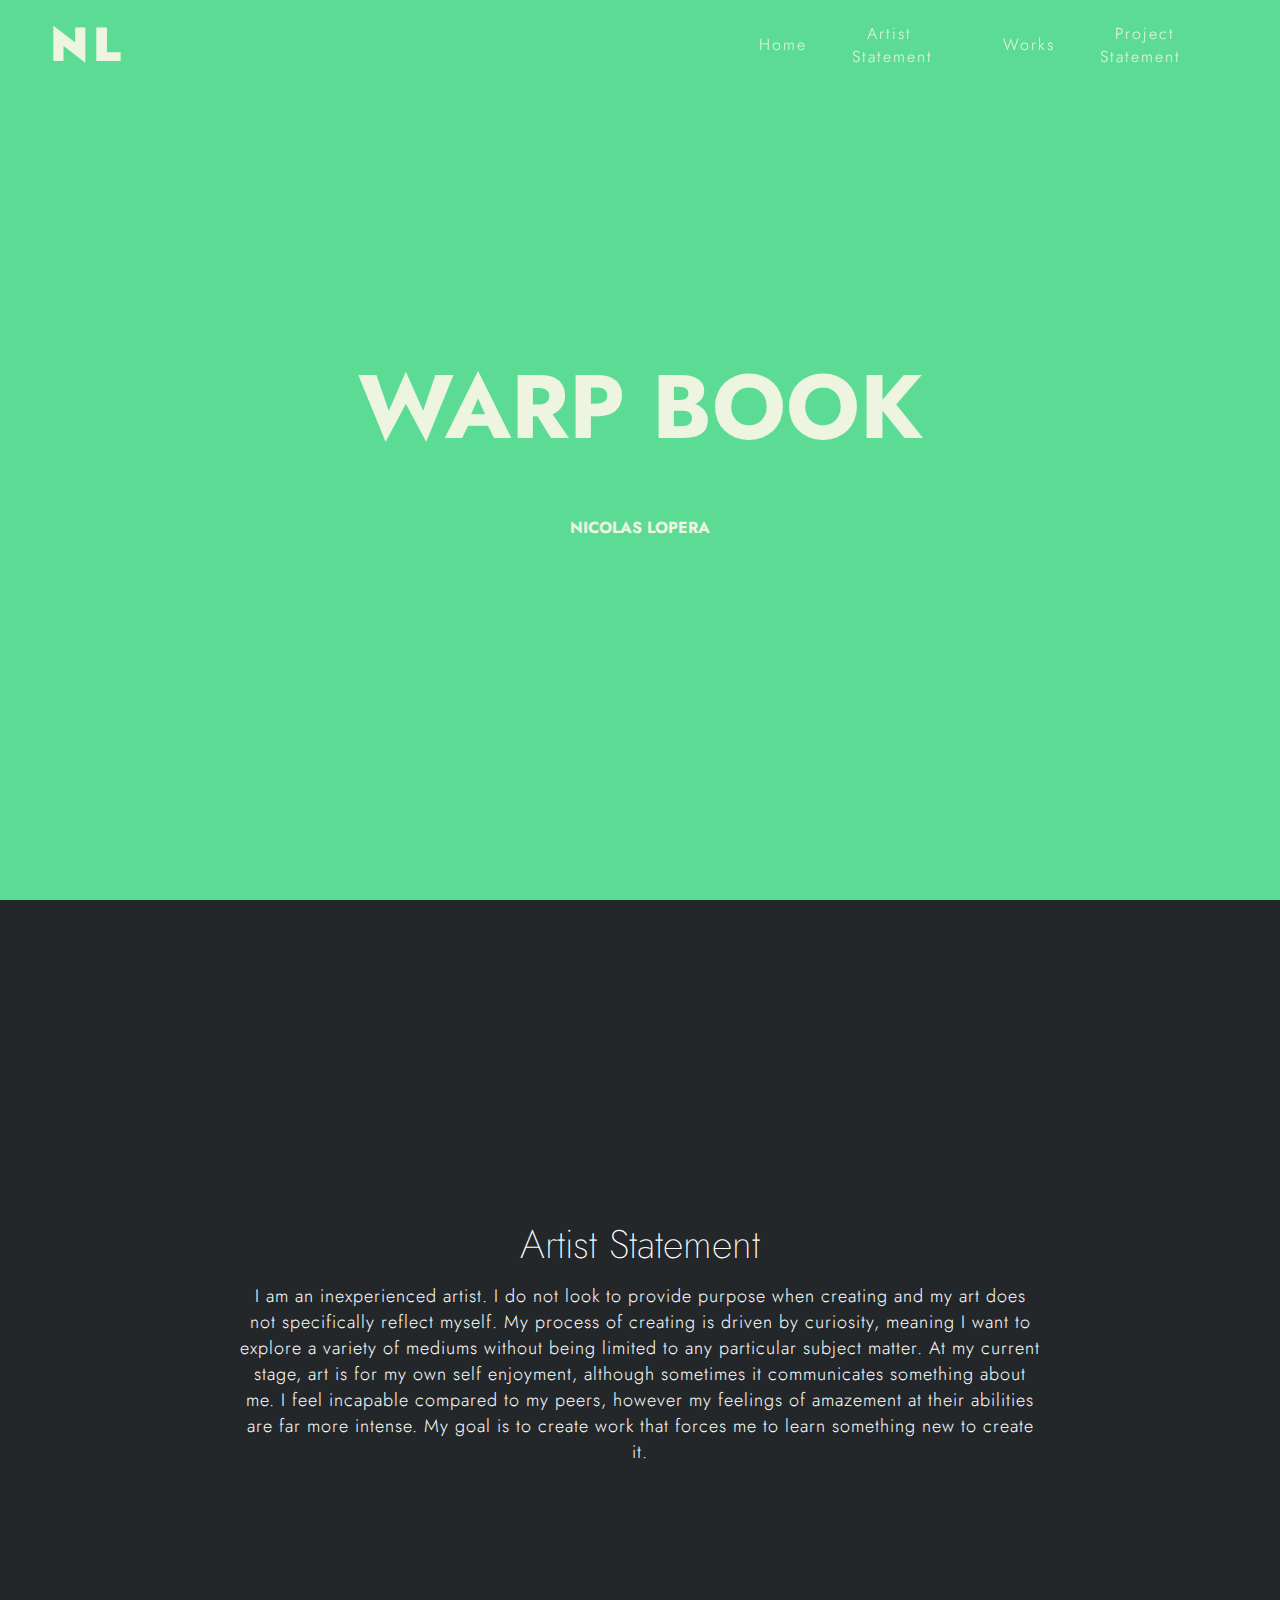
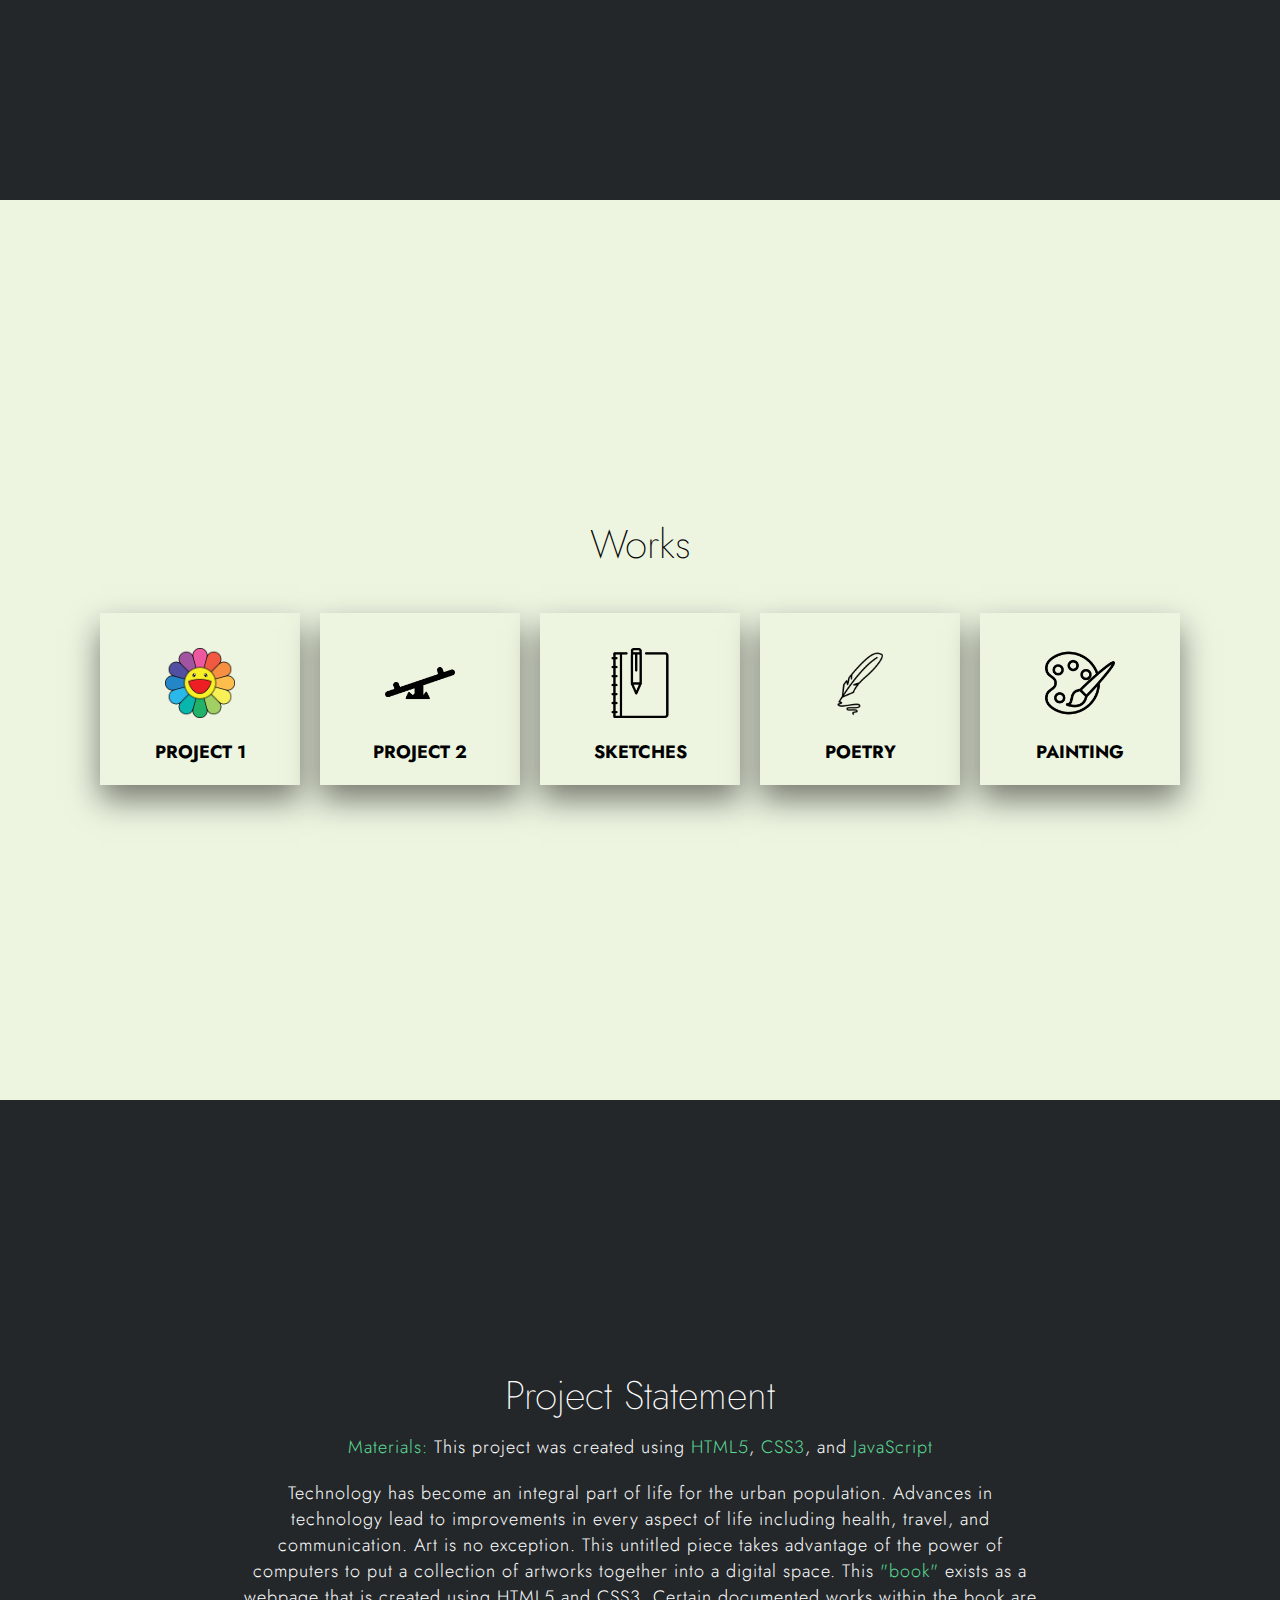
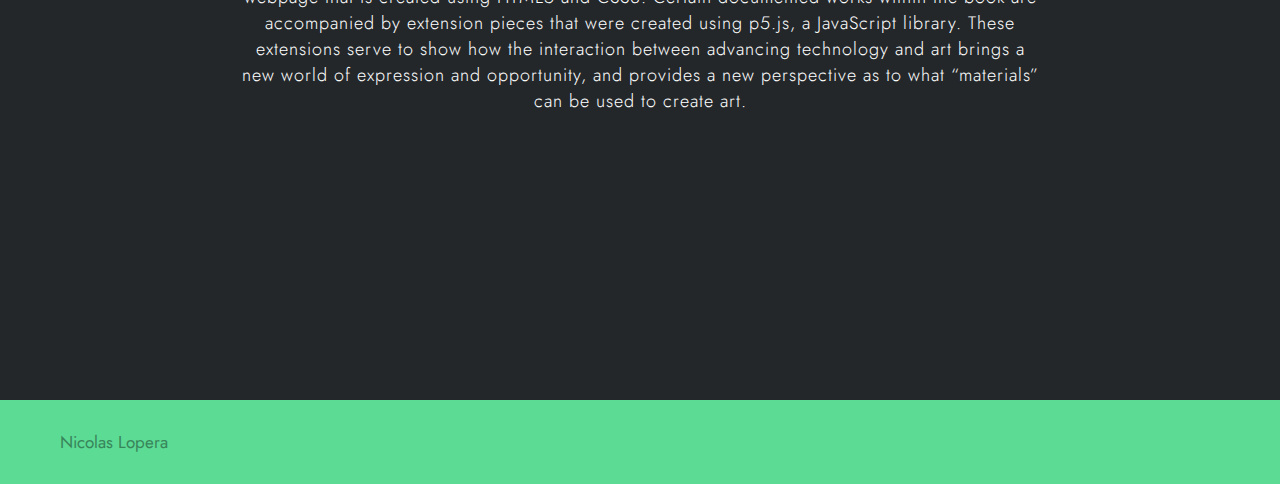
<file: index.html>
<!DOCTYPE html>
<html lang="en">
<head>
    <meta name="viewport" content="width=device-width, initial-scale=1.0">
    <meta charset="UTF-8">
    <title>WARP BOOK</title>
    <link rel="icon" type="image/ico" href="images/favicon.ico">
    <link rel="stylesheet" href="style.css">
</head>
<body>
<!-- Header :3 -->
    <header id="header">
        <a href="#" class="logo">NL</a>
        <ul>
            <li><a href="#home" onclick="toggle()">Home</a></li>
            <li><a href="#about" onclick="toggle()">Artist Statement</a></li>
            <li><a href="#computer" onclick="toggle()">Works</a></li>
            <li><a href="#design" onclick="toggle()">Project Statement</a></li>
        </ul>
        <div class="toggle" onclick="toggle()"></div>
    </header>


<!-- BANNER :0 -->
    <section class="banner" id="home">
        <div class = "content mxw800p">
            <h2>WARP BOOK</h2>
            <div class="author">
                <h4>NICOLAS LOPERA</h4>
            </div>
        </div>  
    </section>
    
    
<!--ARTIST STATEMENT :0 -->
    <section class="sec abtclr" id="about">
        <div class="content">
            <div class="mxw800p">
                <h3>Artist Statement</h3>
                    <p>I am an inexperienced artist. I do not look to provide purpose when creating and my art does not specifically reflect myself. My process of creating is driven by curiosity, meaning I want to explore a variety of mediums without being limited to any particular subject matter. At my current stage, art is for my own self enjoyment, although sometimes it communicates something about me. I feel incapable compared to my peers, however my feelings of amazement at their abilities are far more intense. My goal is to create work that forces me to learn something new to create it.
            </div>
        </div>  
    </section>
 
    
<!-- WORKS :0 -->
    <section class="sec" id="computer">
        <div class="content">
            <div class="mxw800p">
                <h3>Works</h3>
            </div>
            <div class="skills">
                <div class="box">
                    <div class="iconBx">
                        <a href="project1.html"><img src="images/flower.png"></a>
                    </div>
                    <div class="content">
                    </div>
                        <h2>Project 1</h2>
                </div>
             <div class="box">
                    <div class="iconBx">
                        <a href="project2.html"><img src="images/seesaw.png"></a>
                    </div>
                    <div class="content">
                    </div>
                        <h2>Project 2</h2>
                </div>
             <div class="box">
                    <div class="iconBx">
                        <img src="images/sketch.png">
                    </div>
                    <div class="content">
                    </div>
                        <h2>Sketches</h2>
                </div>
             <div class="box">
                    <div class="iconBx">
                        <img src="images/poetry.png">
                    </div>
                    <div class="content">
                    </div>
                        <h2>Poetry</h2>
                </div>
                <div class="box">
                    <div class="iconBx">
                        <a href="painting.html"><img src="images/painting.png"></a>
                    </div>
                    <div class="content">
                    </div>
                        <h2>Painting</h2>
                </div>
            </div>
        </div>  
    </section>

<!-- PROJECT STATEMENT :0 -->
    <section class="sec abtclr" id="design">
        <div class="content">
            <div class="mxw800p">
                <h3>Project Statement</h3>
                <p> <color>Materials:</color> This project was created using <color>HTML5</color>, <color>CSS3</color>, and <color>JavaScript</color></p>
                <p>Technology has become an integral part of life for the urban population. Advances in technology lead to improvements in every aspect of life including health, travel, and communication. Art is no exception. This untitled piece takes advantage of the power of computers to put a collection of artworks together into a digital space. This <color>"book"</color> exists as a webpage that is created using HTML5 and CSS3. Certain documented works within the book are accompanied by extension pieces that were created using p5.js, a JavaScript library. These extensions serve to show how the interaction between advancing technology and art brings a new world of expression and opportunity, and provides a new perspective as to what “materials” can be used to create art.  
                </p>
            </div>
        </div>  
    </section>
  
<!-- Footer -->
    <section class="footer">
        <ul>
            <li>Nicolas Lopera</li>
        </ul>
        
    </section>
    

    <script type ="text/javascript">
        window.addEventListener("scroll", function(){
            var header = document.querySelector("header");
            header.classList.toggle("sticky", window.scrollY > 0);
        })
        function toggle(){
            var header = document.querySelector("header");
            header.classList.toggle("active");
        }
    </script>
</body>
</html>
</file>
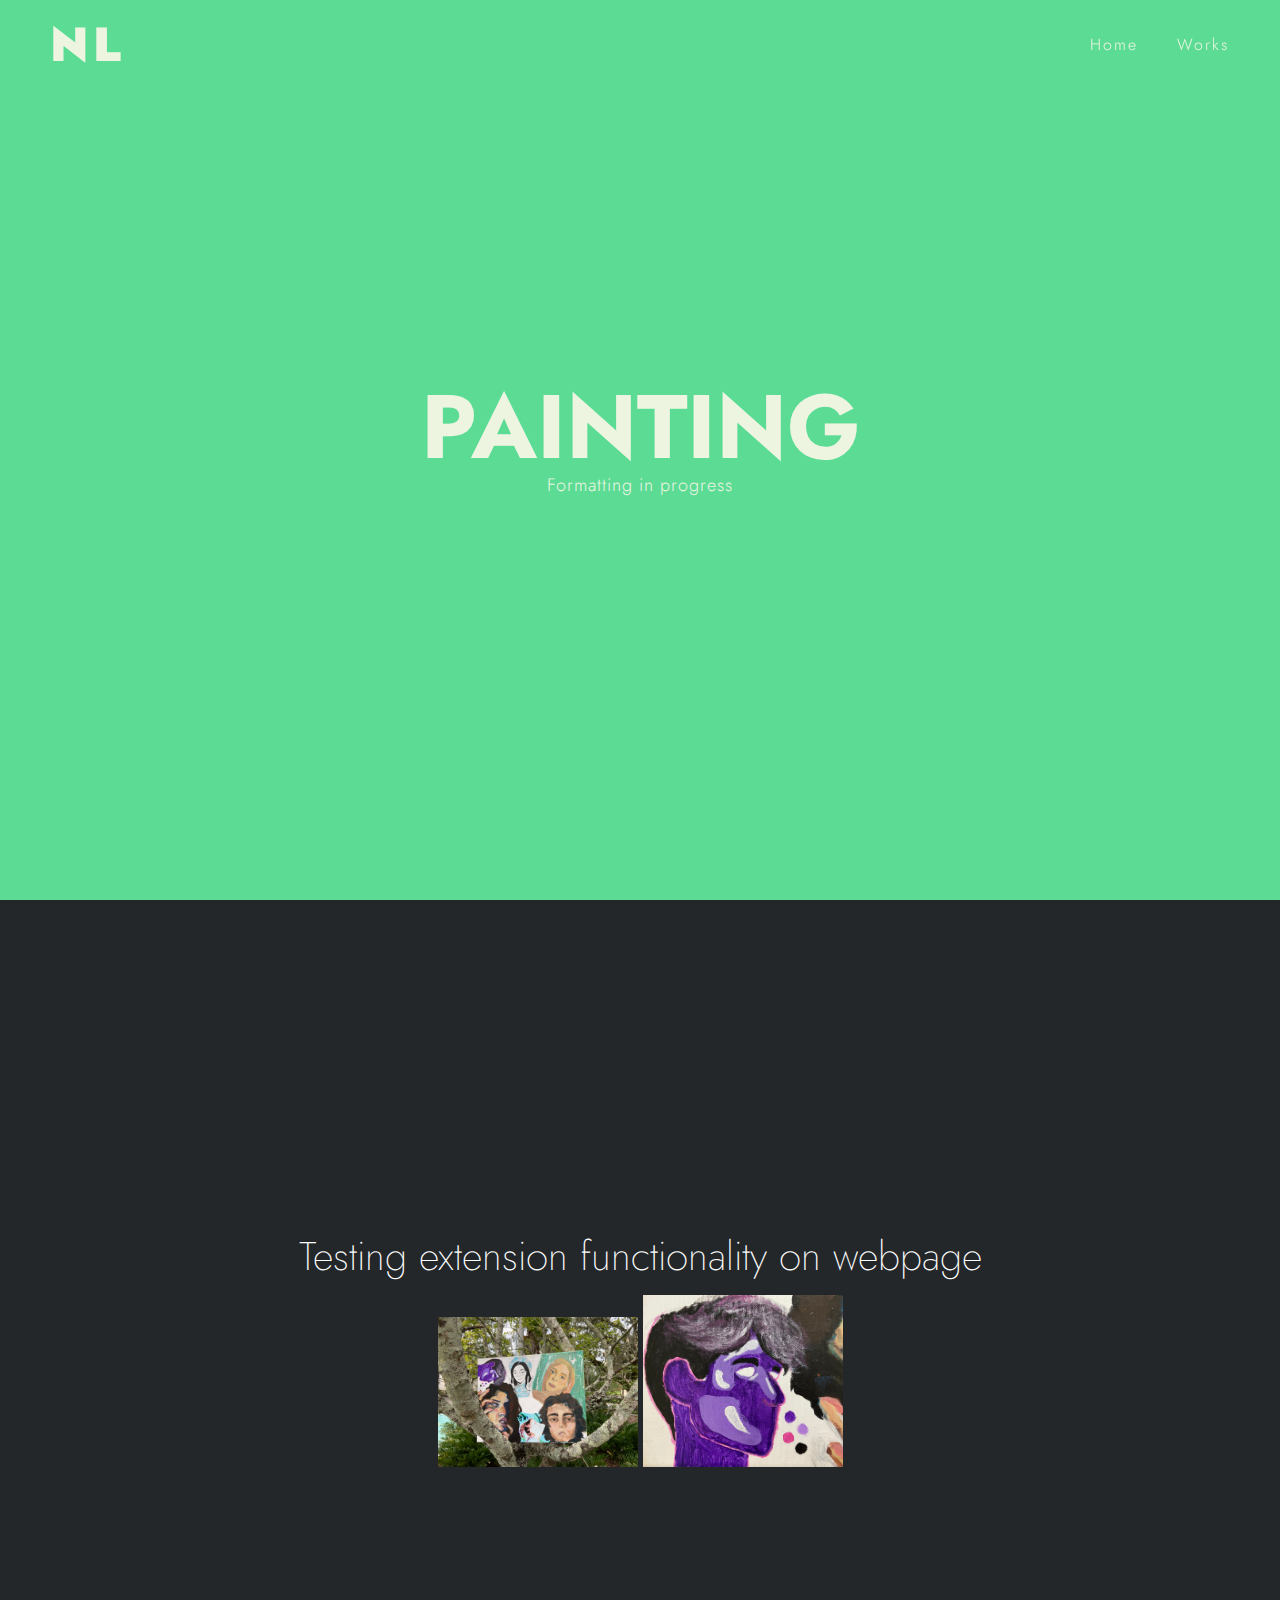
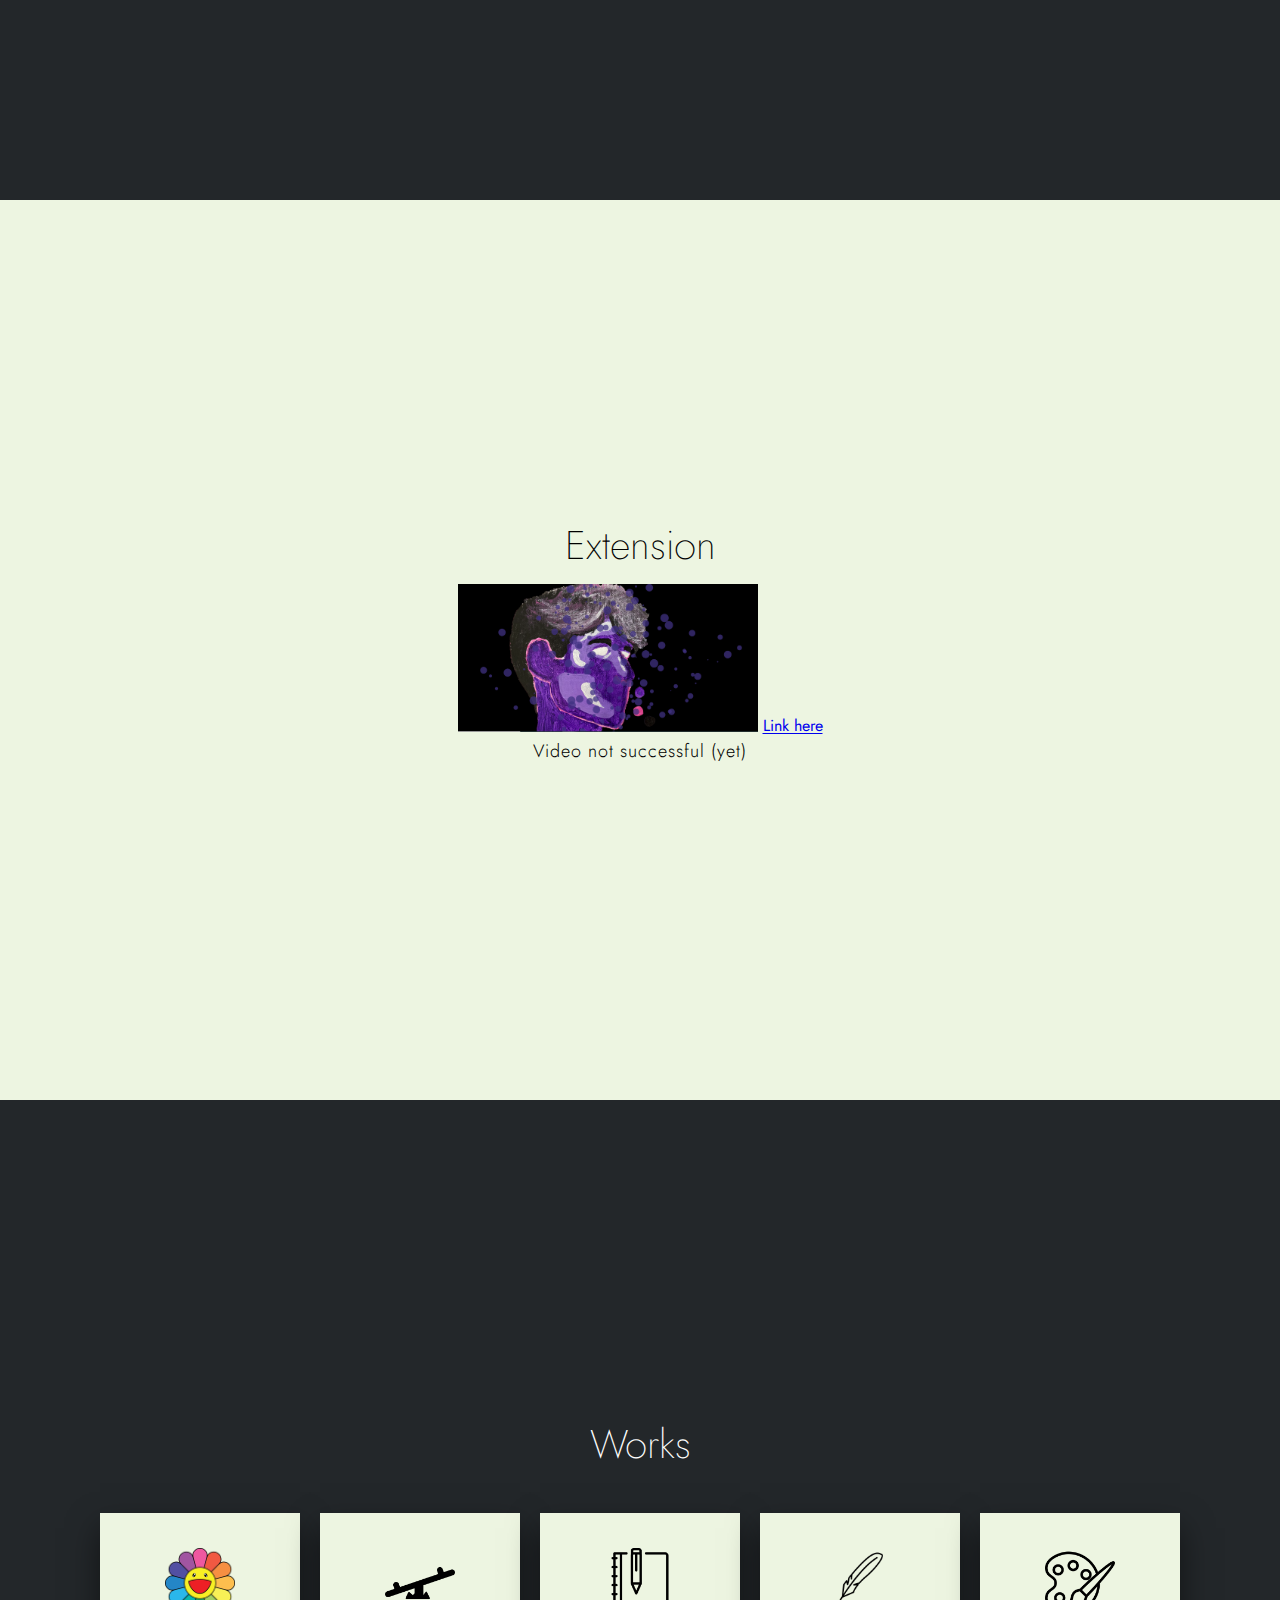
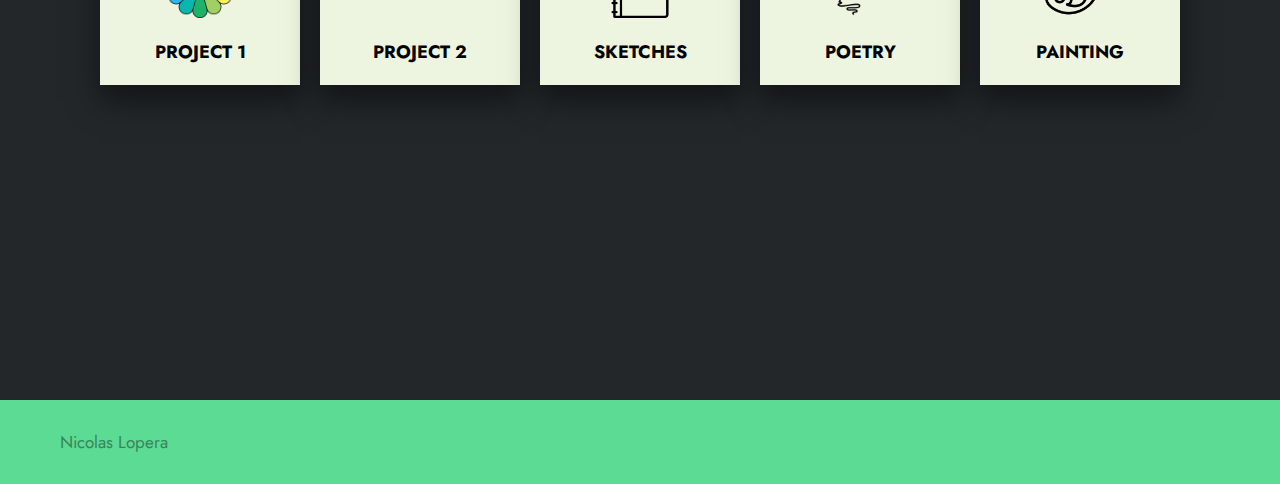
<file: painting.html>
<!DOCTYPE html>
<html lang="en">
<head>
    <meta name="viewport" content="width=device-width, initial-scale=1.0">
    <meta charset="UTF-8">
    <title>WARP BOOK | Painting</title>
    <link rel="icon" type="image/ico" href="images/favicon.ico">
    <link rel="stylesheet" href="style.css">
</head>
<body>
<!-- Header :3 -->
    <header id="header">
        <a href="#" class="logo">NL</a>
        <ul>
            <li><a href="index.html">Home</a></li>
            <li><a href="#design" onclick="toggle()">Works</a></li>
        </ul>
        <div class="toggle" onclick="toggle()"></div>
    </header>


<!-- BANNER :0 -->
    <section class="banner" id="home">
        <div class = "content mxw800p">
            <h2>Painting</h2>
            <p>Formatting in progress</p>
        </div>  
    </section>
    
    
<!--Original Work :0 -->
    <section class="sec abtclr" id="about">
        <div class="content">
            <div class="mxw800p">
                <h3>Testing extension functionality on webpage</h3>
                <img src="images/tree.jpg" width="200" height=auto>
                <img src="images/purple.jpg" width="200" height=auto>
            </div>
        </div>  
    </section>
 
<!-- EXTENSION :0 -->
    <section class="sec" id="computer">
        <div class="content">
            <div class="mxw800p">
                <h3>Extension</h3>
                <img src="images/code x painting.PNG" width="300" height= auto>
                <a href="https://openprocessing.org/sketch/1357275">Link here</a>
                <p>Video not successful (yet)</p>
            </div>
        </div>  
    </section>
    
<!-- WORKS :0 -->
    <section class="sec abtclr2" id="design">
        <div class="content">
            <div class="mxw800p">
                <h3 class="wht">Works</h3>
            </div>
            <div class="skills">
                <div class="box">
                    <div class="iconBx">
                        <a href="project1.html"><img src="images/flower.png"></a>
                    </div>
                    <div class="content">
                    </div>
                        <h2>Project 1</h2>
                </div>
             <div class="box">
                    <div class="iconBx">
                        <a href="project2.html"><img src="images/seesaw.png"></a>
                    </div>
                    <div class="content">
                    </div>
                        <h2>Project 2</h2>
                </div>
             <div class="box">
                    <div class="iconBx">
                        <img src="images/sketch.png">
                    </div>
                    <div class="content">
                    </div>
                        <h2>Sketches</h2>
                </div>
             <div class="box">
                    <div class="iconBx">
                        <img src="images/poetry.png">
                    </div>
                    <div class="content">
                    </div>
                        <h2>Poetry</h2>
                </div>
                <div class="box">
                    <div class="iconBx">
                        <a href="painting.html"><img src="images/painting.png"></a>
                    </div>
                    <div class="content">
                    </div>
                        <h2>Painting</h2>
                </div>
            </div>
        </div>  
    </section>
  
<!-- Footer -->
    <section class="footer">
        <ul>
            <li>Nicolas Lopera</li>
        </ul>
        
    </section>
    

    <script type ="text/javascript">
        window.addEventListener("scroll", function(){
            var header = document.querySelector("header");
            header.classList.toggle("sticky", window.scrollY > 0);
        })
        function toggle(){
            var header = document.querySelector("header");
            header.classList.toggle("active");
        }
    </script>
</body>
</html>
</file>
<file: style.css>
@import url('https://fonts.googleapis.com/css2?family=Jost:wght@500&display=swap');

* {
    margin: 0;
    padding: 0;
    box-sizing: border-box;
    font-family: 'Jost', sans-serif;
}

html {
    scroll-behavior: smooth;
}

body {
    min-height: 1000px;
    background: #5CDB95;
}

color {
    color: #5CDB95;
}

.wht{
    color: #fff;
}

header {
    position: fixed;
    top: 0;
    left: 0;
    width: 100%;
    display: flex;
    justify-content: space-between;
    align-items: center;
    padding: 10px 50px;
    z-index: 1000;
}

header.sticky {
    padding: 5px, 50px;
    background: #5CDB95;
}

header .logo {
    position: relative;
    font-weight: 900;
    color: #EDF5E1;
    text-decoration: none;
    font-size: 3em;
    text-transform: uppercase;
    letter-spacing: 4px;
    transform: 0.6s;
}

header ul {
    display: flex;
    
    align-items: center;
}

header ul li {
    padding: 0 3%;
    list-style: none;
}

header ul li a {
    position: relative;
    margin: 0 15px;
    text-decoration: none;
    color: #EDF5E1;
    letter-spacing: 2px;
    font-weight: 300;
}

header ul li a:hover {
    color: black;
}

header.sticky .logo, header.sticky ul li a {
    color: #EDF5E1;

}

.banner {
    color: #EDF5E1;
    position: relative;
    width: 100%;
    min-height: 100vh;
    display: flex;
    justify-content: center;
    align-items: center;
    text-align: center;
    transition: 5s;
}

.banner .author{
    margin-top: 4em;
}

.banner h2 {
    color: #EDF5E1;;
    font-size: 90px;
    text-transform: uppercase;
    text-align: center;
    line-height: 1em;
    
}

.banner-p1{
    color: #EDF5E1;
    background-image: url("images/background.png");
    background-size: cover;
    position: relative;
    width: 100%;
    min-height: 100vh;
    display: flex;
    justify-content: center;
    align-items: center;
    text-align: center;
    transition: 5s;
}

.banner-p2{
    background-image: url("images/ssWallpaper.jpg");
    background-size: cover;
}

.sec {
    background: #EDF5E1;
    padding: 100px;
    min-height: 100vh;
    display: flex;
    justify-content: center;
    align-items: center;
}

.abtclr {
    background: #23272a;
    color: #fff;
}

.abtclr2 {
    background: #23272a;
}

.sec .content {
    position: relative;
    text-align: center;
    width: 100%;
}

.mxw800p {
    max-width: 800px;
    margin: 0 auto;
}

h3 {
    font-size: 40px;
    font-weight: 200;
    margin-bottom: 10px
}

p {
    position: relative;
    font-size: 18px;
    font-weight: 300;
    margin-bottom: 20px;
    letter-spacing: 1px;
}
.btn {
    position: relative;
    display: inline-block;
    padding: 10px 30px;
    background: #5CDB95;
    text-decoration: none;
    color: #EDF5E1;
}

.skills {
    position: relative;
    display: grid;
    grid-template-columns: repeat(auto-fit, minmax(200px, 1fr));
    grid-gap: 20px;
    max-width: 100%;
    margin-top: 40px;
}

.skills .box {
    width: 200px;
    margin: 0 auto;
    background: #EDF5E1;
    padding: 10px;
    box-shadow: 0 15px 30px rgba(0,0,0,0.5);
}

.skills .box .iconBx {
    margin-top: 25px;
}

.skills .box .iconBx img {
    max-width: 70px;
    margin-bottom: 15px;
}

.icon-btn{
    background-color: #EDF5E1;
    border: none;
}

.icon-btn:hover{
    cursor: pointer;
}

.skills .box h2 {
    font-size: 18px;
    margin-bottom: 10px;
    text-transform: uppercase;
    font-weight: 700;
}

.footer {
    top: 0;
    left: 0;
    width: 100%;
    display: flex;
    text-align: left;
    padding: 30px 60px 30px;
    background: #5CDB95;
    
}

.footer ul {
    color: #38855a;
    list-style-type: none;
    font-size: 17px;
}

.toggle {
    display: none; 
}
@media (max-width: 600px) {
    .toggle {
        display: block;
        position: relative;
        width: 30px;
        height: 30px;
        cursor: pointer;
    }
    .toggle:before {
        content: '';
        position: absolute;
        top: 4px;
        width: 100%;
        height: 2px;
        background: #EDF5E1;
        z-index: 1;
        box-shadow: 0 10px 0 #EDF5E1;
        transition: 0.5s;
    }
    .toggle:after {
        content: '';
        position: absolute;
        bottom: 4px;
        width: 100%;
        height: 2px;
        background: #EDF5E1;
        z-index: 1;
        transition: 0.5s;
    }
header,
header.sticky {
    padding: 5px 50px;
    background: #5CDB95;
    
}
header ul {
    position: absolute;
    top: 60px;
    left: 0;
    width: 100%;
    height: 100vh;
    text-align: center;
    overflow: auto;
    background: #5CDB95;
    visibility: hidden;
    opacity: 0;
}
header.active ul{
    visibility: visible;
    opacity: 1;
    display: block;
    padding-top: 20px;
}

header.active ul li a{
    display: inline-block;
    margin: 10px 0;
    font-size: 20px;
}

header .logo,
header ul li a{
    color: #EDF5E1;
}
    .banner h2 {
        font-size: 60px;
        padding: 0 25px;
    }
    .sec {
        padding: 100px 50px 50px 50px;
    }
}
</file>
